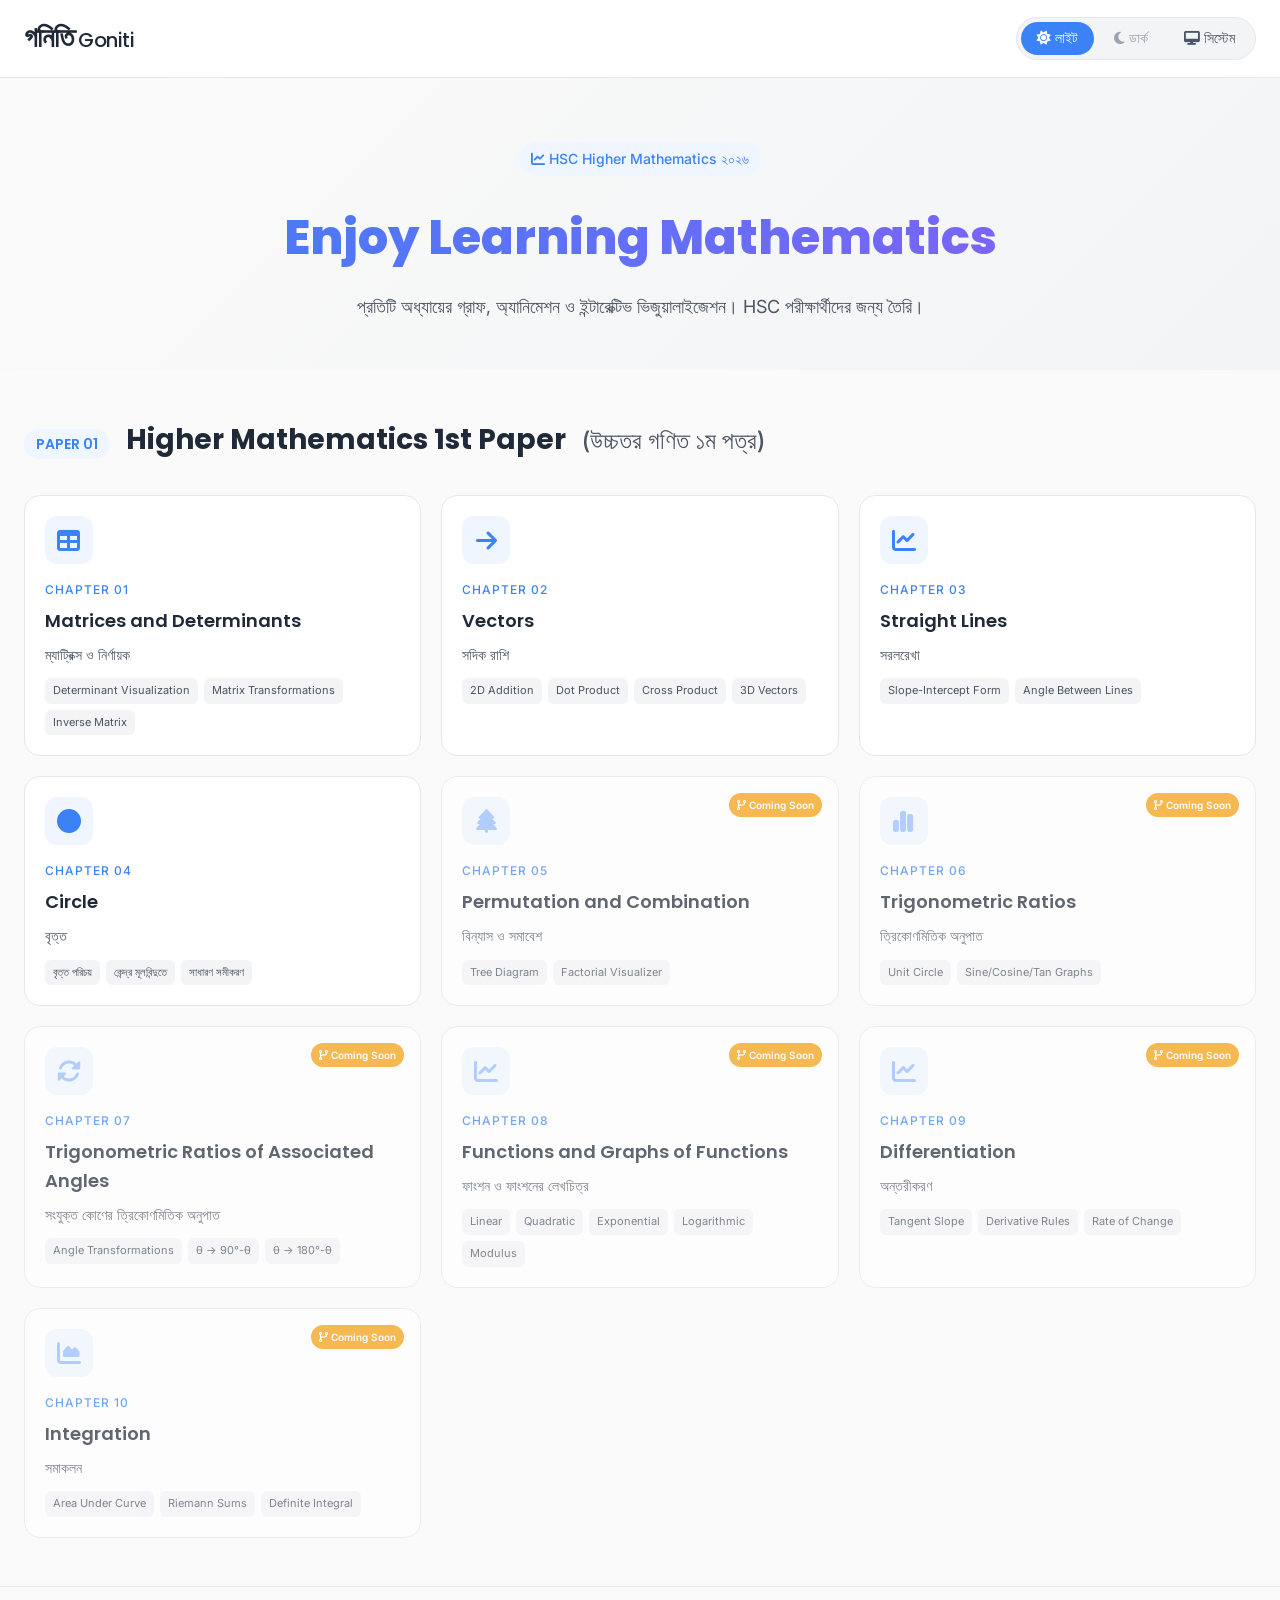
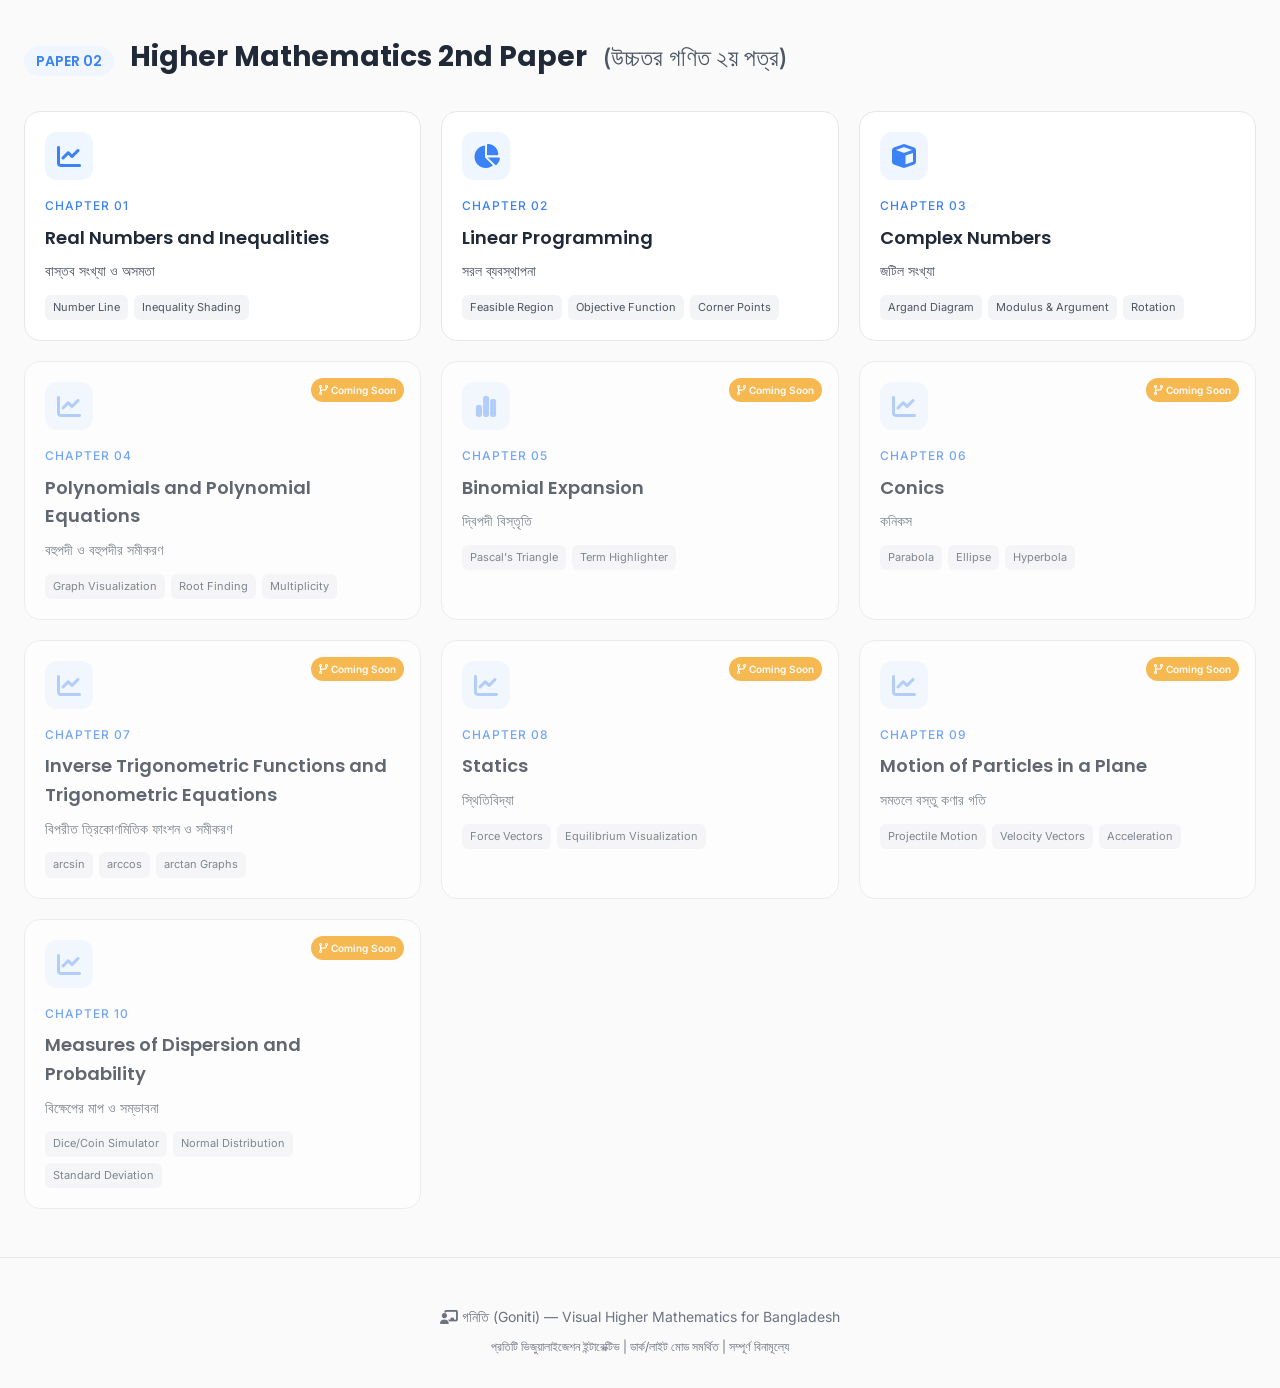
<file: index.html>
<!DOCTYPE html>
<html lang="bn">
<head>
    <meta charset="UTF-8">
    <meta name="viewport" content="width=device-width, initial-scale=1.0, viewport-fit=cover">
    <title>গনিতি | Goniti — Visual Higher Mathematics for HSC Bangladesh</title>
    <meta name="description" content="Interactive visualizations for HSC Higher Mathematics (1st & 2nd Paper). Learn matrices, vectors, calculus, conics and more through animated graphs.">
    <meta name="theme-color" content="#3B82F6">
    
    <!-- Preconnect for faster font loading -->
    <link rel="preconnect" href="https://fonts.googleapis.com">
    <link rel="preconnect" href="https://fonts.gstatic.com" crossorigin>
    
    <!-- Google Fonts: Poppins (headings) + Inter (body) - both pass Il1 test -->
    <link href="https://fonts.googleapis.com/css2?family=Inter:opsz,wght@14..32,300;14..32,400;14..32,500;14..32,600;14..32,700&family=Poppins:wght@400;500;600;700;800&display=swap" rel="stylesheet">
    
    <!-- Font Awesome 6 (free icons) -->
    <link rel="stylesheet" href="https://cdnjs.cloudflare.com/ajax/libs/font-awesome/6.4.0/css/all.min.css">
    
    <style>
        /* ---------- CSS Variables (Light Mode Default) ---------- */
        :root {
            /* Light mode colors (research-backed: light mode improves reading speed & accuracy) */
            --bg-primary: #FAFAFA;
            --bg-secondary: #FFFFFF;
            --bg-card: #FFFFFF;
            --bg-surface: #F3F4F6;
            --text-primary: #1F2937;
            --text-secondary: #4B5563;
            --text-muted: #6B7280;
            --border-light: #E5E7EB;
            --border-medium: #D1D5DB;
            --accent-blue: #3B82F6;
            --accent-blue-hover: #2563EB;
            --accent-blue-light: #EFF6FF;
            --accent-purple: #8B5CF6;
            --accent-green: #10B981;
            --accent-orange: #F59E0B;
            --shadow-sm: 0 1px 2px 0 rgba(0, 0, 0, 0.05);
            --shadow-md: 0 4px 6px -1px rgba(0, 0, 0, 0.1), 0 2px 4px -1px rgba(0, 0, 0, 0.06);
            --shadow-lg: 0 10px 15px -3px rgba(0, 0, 0, 0.1), 0 4px 6px -2px rgba(0, 0, 0, 0.05);
            --transition: all 0.2s ease;
        }
        
        /* Dark mode colors (research: dark mode reduces eye fatigue in low-light conditions) */
        [data-theme="dark"] {
            --bg-primary: #121212;
            --bg-secondary: #1E1E1E;
            --bg-card: #1E1E1E;
            --bg-surface: #2D2D2D;
            --text-primary: #E5E7EB;
            --text-secondary: #9CA3AF;
            --text-muted: #6B7280;
            --border-light: #2D2D2D;
            --border-medium: #404040;
            --accent-blue: #60A5FA;
            --accent-blue-hover: #3B82F6;
            --accent-blue-light: #1E3A5F;
            --shadow-sm: 0 1px 2px 0 rgba(0, 0, 0, 0.3);
            --shadow-md: 0 4px 6px -1px rgba(0, 0, 0, 0.4);
            --shadow-lg: 0 10px 15px -3px rgba(0, 0, 0, 0.4);
        }
        
        /* System preference detection (respects user's OS setting) */
        @media (prefers-color-scheme: dark) {
            :root:not([data-theme="light"]) {
                --bg-primary: #121212;
                --bg-secondary: #1E1E1E;
                --bg-card: #1E1E1E;
                --bg-surface: #2D2D2D;
                --text-primary: #E5E7EB;
                --text-secondary: #9CA3AF;
                --text-muted: #6B7280;
                --border-light: #2D2D2D;
                --border-medium: #404040;
                --accent-blue: #60A5FA;
                --accent-blue-hover: #3B82F6;
                --accent-blue-light: #1E3A5F;
            }
        }
        
        * {
            margin: 0;
            padding: 0;
            box-sizing: border-box;
        }
        
        body {
            font-family: 'Inter', system-ui, -apple-system, sans-serif;
            background-color: var(--bg-primary);
            color: var(--text-primary);
            line-height: 1.6;  /* Research: line height minimum 1.5x font size */
            font-size: 16px;   /* Research: minimum 16px for web content */
            transition: var(--transition);
        }
        
        /* Typography - Poppins for headings (clean, modern) */
        h1, h2, h3, h4, .logo, .chapter-title, .nav-link {
            font-family: 'Poppins', 'Inter', system-ui, sans-serif;
        }
        
        /* Container */
        .container {
            max-width: 1280px;
            margin: 0 auto;
            padding: 0 24px;
        }
        
        /* Navigation Bar */
        .navbar {
            position: sticky;
            top: 0;
            background-color: var(--bg-secondary);
            border-bottom: 1px solid var(--border-light);
            backdrop-filter: blur(10px);
            z-index: 100;
            padding: 16px 0;
        }
        
        .navbar .container {
            display: flex;
            justify-content: space-between;
            align-items: center;
            flex-wrap: wrap;
            gap: 16px;
        }
        
        .logo {
            display: flex;
            align-items: baseline;
            gap: 4px;
            font-size: 28px;
            font-weight: 700;
            text-decoration: none;
            color: var(--text-primary);
        }
        
        .logo-bn {
            font-size: 28px;
        }
        
        .logo-en {
            font-size: 20px;
            font-weight: 500;
            letter-spacing: -0.5px;
        }
        
        .nav-controls {
            display: flex;
            align-items: center;
            gap: 16px;
        }
        
        /* Theme Toggle */
        .theme-toggle {
            background-color: var(--bg-surface);
            border: 1px solid var(--border-light);
            border-radius: 40px;
            padding: 4px;
            display: flex;
            gap: 4px;
        }
        
        .theme-btn {
            background: none;
            border: none;
            padding: 8px 16px;
            border-radius: 32px;
            cursor: pointer;
            font-size: 14px;
            font-weight: 500;
            color: var(--text-secondary);
            transition: var(--transition);
        }
        
        .theme-btn.active {
            background-color: var(--accent-blue);
            color: white;
        }
        
        .theme-btn:hover:not(.active) {
            background-color: var(--border-light);
            color: var(--text-primary);
        }
        
        /* Hero Section */
        .hero {
            padding: 64px 0 48px 0;
            text-align: center;
            background: linear-gradient(135deg, var(--bg-primary) 0%, var(--bg-surface) 100%);
        }
        
        .hero h1 {
            font-size: 48px;
            font-weight: 800;
            margin-bottom: 16px;
            background: linear-gradient(135deg, var(--accent-blue), var(--accent-purple));
            -webkit-background-clip: text;
            background-clip: text;
            color: transparent;
        }
        
        .hero p {
            font-size: 18px;
            color: var(--text-secondary);
            max-width: 600px;
            margin: 0 auto;
        }
        
        .hero-badge {
            display: inline-block;
            background-color: var(--accent-blue-light);
            color: var(--accent-blue);
            padding: 6px 12px;
            border-radius: 20px;
            font-size: 14px;
            font-weight: 500;
            margin-bottom: 24px;
        }
        
        /* Paper Sections */
        .paper-section {
            padding: 48px 0;
            border-bottom: 1px solid var(--border-light);
        }
        
        .paper-section:last-child {
            border-bottom: none;
        }
        
        .paper-header {
            display: flex;
            align-items: baseline;
            gap: 16px;
            margin-bottom: 32px;
            flex-wrap: wrap;
        }
        
        .paper-number {
            font-family: 'Poppins', sans-serif;
            font-size: 14px;
            font-weight: 600;
            color: var(--accent-blue);
            background-color: var(--accent-blue-light);
            padding: 4px 12px;
            border-radius: 20px;
        }
        
        .paper-title {
            font-size: 28px;
            font-weight: 700;
            color: var(--text-primary);
        }
        
        .paper-title-bn {
            font-size: 24px;
            font-weight: 500;
            color: var(--text-secondary);
        }
        
        /* Chapter Grid */
        .chapter-grid {
            display: grid;
            grid-template-columns: repeat(auto-fill, minmax(320px, 1fr));
            gap: 20px;
        }
        
        /* Chapter Card - interactive and accessible */
        .chapter-card {
            background-color: var(--bg-card);
            border: 1px solid var(--border-light);
            border-radius: 16px;
            padding: 20px;
            transition: var(--transition);
            text-decoration: none;
            display: block;
            cursor: pointer;
        }
        
        .chapter-card:hover {
            transform: translateY(-4px);
            box-shadow: var(--shadow-lg);
            border-color: var(--accent-blue);
        }
        
        /* Chapter card icons - visual indicators beyond color (accessibility) */
        .card-icon {
            width: 48px;
            height: 48px;
            background-color: var(--accent-blue-light);
            border-radius: 12px;
            display: flex;
            align-items: center;
            justify-content: center;
            margin-bottom: 16px;
        }
        
        .card-icon i {
            font-size: 24px;
            color: var(--accent-blue);
        }
        
        .chapter-number {
            font-size: 12px;
            font-weight: 500;
            color: var(--accent-blue);
            text-transform: uppercase;
            letter-spacing: 1px;
            margin-bottom: 8px;
        }
        
        .chapter-title {
            font-size: 18px;
            font-weight: 600;
            margin-bottom: 8px;
            color: var(--text-primary);
        }
        
        .chapter-title-bn {
            font-size: 14px;
            color: var(--text-secondary);
            margin-bottom: 12px;
        }
        
        .topic-list {
            display: flex;
            flex-wrap: wrap;
            gap: 6px;
            margin-top: 12px;
        }
        
        .topic-tag {
            font-size: 11px;
            padding: 4px 8px;
            background-color: var(--bg-surface);
            border-radius: 6px;
            color: var(--text-secondary);
        }
        
        /* Footer */
        .footer {
            padding: 48px 0 32px 0;
            border-top: 1px solid var(--border-light);
            text-align: center;
            color: var(--text-muted);
            font-size: 14px;
        }
        
        /* Under Construction Badge */
        .coming-soon {
            opacity: 0.7;
            position: relative;
        }
        
        .coming-soon .card-icon i {
            opacity: 0.5;
        }
        
        .badge-coming {
            position: absolute;
            top: 16px;
            right: 16px;
            background-color: var(--accent-orange);
            color: white;
            font-size: 10px;
            font-weight: 600;
            padding: 4px 8px;
            border-radius: 12px;
        }
        
        /* Responsive */
        @media (max-width: 768px) {
            .container {
                padding: 0 16px;
            }
            
            .hero h1 {
                font-size: 36px;
            }
            
            .hero p {
                font-size: 16px;
            }
            
            .paper-title {
                font-size: 22px;
            }
            
            .chapter-grid {
                grid-template-columns: 1fr;
            }
            
            .navbar .container {
                flex-direction: column;
                text-align: center;
            }
        }
        
        /* Loading state for future dynamic content */
        .loading {
            text-align: center;
            padding: 40px;
            color: var(--text-secondary);
        }
        
        /* Focus styles for keyboard navigation (accessibility) */
        .chapter-card:focus-visible,
        .theme-btn:focus-visible {
            outline: 2px solid var(--accent-blue);
            outline-offset: 2px;
            border-radius: 8px;
        }
    </style>
</head>
<body>

<nav class="navbar">
    <div class="container">
        <a href="#" class="logo">
            <span class="logo-bn">গনিতি</span>
            <span class="logo-en">Goniti</span>
        </a>
        <div class="nav-controls">
            <div class="theme-toggle" role="group" aria-label="Theme selector">
                <button class="theme-btn active" data-theme="light" aria-label="Light mode">
                    <i class="fas fa-sun"></i> <span class="hide-mobile">লাইট</span>
                </button>
                <button class="theme-btn" data-theme="dark" aria-label="Dark mode">
                    <i class="fas fa-moon"></i> <span class="hide-mobile">ডার্ক</span>
                </button>
                <button class="theme-btn" data-theme="system" aria-label="System preference">
                    <i class="fas fa-desktop"></i> <span class="hide-mobile">সিস্টেম</span>
                </button>
            </div>
        </div>
    </div>
</nav>

<main>
    <section class="hero">
        <div class="container">
            <span class="hero-badge">
                <i class="fas fa-chart-line"></i> HSC Higher Mathematics ২০২৬
            </span>
            <h1>Enjoy Learning Mathematics</h1>
            <p>প্রতিটি অধ্যায়ের গ্রাফ, অ্যানিমেশন ও ইন্টারেক্টিভ ভিজুয়ালাইজেশন। HSC পরীক্ষার্থীদের জন্য তৈরি।</p>
        </div>
    </section>

    <!-- First Paper (1st Paper) -->
    <section class="paper-section">
        <div class="container">
            <div class="paper-header">
                <span class="paper-number">PAPER 01</span>
                <h2 class="paper-title">Higher Mathematics 1st Paper</h2>
                <span class="paper-title-bn">(উচ্চতর গণিত ১ম পত্র)</span>
            </div>
            <div class="chapter-grid" id="first-paper-grid">
                <!-- Will be populated by JavaScript -->
                <div class="loading"><i class="fas fa-spinner fa-pulse"></i> Loading chapters...</div>
            </div>
        </div>
    </section>

    <!-- Second Paper (2nd Paper) -->
    <section class="paper-section">
        <div class="container">
            <div class="paper-header">
                <span class="paper-number">PAPER 02</span>
                <h2 class="paper-title">Higher Mathematics 2nd Paper</h2>
                <span class="paper-title-bn">(উচ্চতর গণিত ২য় পত্র)</span>
            </div>
            <div class="chapter-grid" id="second-paper-grid">
                <div class="loading"><i class="fas fa-spinner fa-pulse"></i> Loading chapters...</div>
            </div>
        </div>
    </section>
</main>

<footer class="footer">
    <div class="container">
        <p><i class="fas fa-chalkboard-user"></i> গনিতি (Goniti) — Visual Higher Mathematics for Bangladesh</p>
        <p style="margin-top: 8px; font-size: 12px;">
            প্রতিটি ভিজুয়ালাইজেশন ইন্টারেক্টিভ | ডার্ক/লাইট মোড সমর্থিত | সম্পূর্ণ বিনামূল্যে
        </p>
    </div>
</footer>

<script>
    // Syllabus Data (Based on official NCTB HSC curriculum)
    const syllabus = {
        firstPaper: [
            { id: 1, name: "Matrices and Determinants", nameBn: "ম্যাট্রিক্স ও নির্ণায়ক", topics: ["Determinant Visualization", "Matrix Transformations", "Inverse Matrix"], icon: "fa-table", path: "pages/1st-paper/01-matrices/01-intro.html", available: true },
            { id: 2, name: "Vectors", nameBn: "সদিক রাশি", topics: ["2D Addition", "Dot Product", "Cross Product", "3D Vectors"], icon: "fa-arrow-right", path: "pages/1st-paper/02-vectors/addition.html", available: true },
            { id: 3, name: "Straight Lines", nameBn: "সরলরেখা", topics: ["Slope-Intercept Form", "Angle Between Lines"], icon: "fa-chart-line", path: "pages/1st-paper/03-straight-lines/slope-intercept.html", available: true },
            { id: 4, name: "Circle", nameBn: "বৃত্ত", topics: ["বৃত্ত পরিচয়", "কেন্দ্র মূলবিন্দুতে", "সাধারণ সমীকরণ"], icon: "fa-circle", path: "pages/1st-paper/04-circle/01-intro.html", available: true },
            { id: 5, name: "Permutation and Combination", nameBn: "বিন্যাস ও সমাবেশ", topics: ["Tree Diagram", "Factorial Visualizer"], icon: "fa-tree", path: "pages/1st-paper/05-permutation-combination/tree-diagram.html", available: false },
            { id: 6, name: "Trigonometric Ratios", nameBn: "ত্রিকোণমিতিক অনুপাত", topics: ["Unit Circle", "Sine/Cosine/Tan Graphs"], icon: "fa-chart-simple", path: "pages/1st-paper/06-trigonometric-ratios/unit-circle.html", available: false },
            { id: 7, name: "Trigonometric Ratios of Associated Angles", nameBn: "সংযুক্ত কোণের ত্রিকোণমিতিক অনুপাত", topics: ["Angle Transformations", "θ → 90°-θ", "θ → 180°-θ"], icon: "fa-sync-alt", path: "pages/1st-paper/07-associated-angles/angle-transformations.html", available: false },
            { id: 8, name: "Functions and Graphs of Functions", nameBn: "ফাংশন ও ফাংশনের লেখচিত্র", topics: ["Linear", "Quadratic", "Exponential", "Logarithmic", "Modulus"], icon: "fa-chart-line", path: "pages/1st-paper/08-functions/quadratic.html", available: false },
            { id: 9, name: "Differentiation", nameBn: "অন্তরীকরণ", topics: ["Tangent Slope", "Derivative Rules", "Rate of Change"], icon: "fa-chart-line", path: "pages/1st-paper/09-differentiation/tangent-slope.html", available: false },
            { id: 10, name: "Integration", nameBn: "সমাকলন", topics: ["Area Under Curve", "Riemann Sums", "Definite Integral"], icon: "fa-chart-area", path: "pages/1st-paper/10-integration/area-under-curve.html", available: false }
        ],
        secondPaper: [
            { id: 1, name: "Real Numbers and Inequalities", nameBn: "বাস্তব সংখ্যা ও অসমতা", topics: ["Number Line", "Inequality Shading"], icon: "fa-chart-line", path: "pages/2nd-paper/01-inequalities/number-line.html", available: true },
            { id: 2, name: "Linear Programming", nameBn: "সরল ব্যবস্থাপনা", topics: ["Feasible Region", "Objective Function", "Corner Points"], icon: "fa-chart-pie", path: "pages/2nd-paper/02-linear-programming/feasible-region.html", available: true },
            { id: 3, name: "Complex Numbers", nameBn: "জটিল সংখ্যা", topics: ["Argand Diagram", "Modulus & Argument", "Rotation"], icon: "fa-cube", path: "pages/2nd-paper/03-complex-numbers/argand-diagram.html", available: true },
            { id: 4, name: "Polynomials and Polynomial Equations", nameBn: "বহুপদী ও বহুপদীর সমীকরণ", topics: ["Graph Visualization", "Root Finding", "Multiplicity"], icon: "fa-chart-line", path: "pages/2nd-paper/04-polynomials/graph.html", available: false },
            { id: 5, name: "Binomial Expansion", nameBn: "দ্বিপদী বিস্তৃতি", topics: ["Pascal's Triangle", "Term Highlighter"], icon: "fa-chart-simple", path: "pages/2nd-paper/05-binomial-expansion/pascal-triangle.html", available: false },
            { id: 6, name: "Conics", nameBn: "কনিকস", topics: ["Parabola", "Ellipse", "Hyperbola"], icon: "fa-chart-line", path: "pages/2nd-paper/06-conics/parabola.html", available: false },
            { id: 7, name: "Inverse Trigonometric Functions and Trigonometric Equations", nameBn: "বিপরীত ত্রিকোণমিতিক ফাংশন ও সমীকরণ", topics: ["arcsin", "arccos", "arctan Graphs"], icon: "fa-chart-line", path: "pages/2nd-paper/07-inverse-trig/arcsin.html", available: false },
            { id: 8, name: "Statics", nameBn: "স্থিতিবিদ্যা", topics: ["Force Vectors", "Equilibrium Visualization"], icon: "fa-chart-line", path: "pages/2nd-paper/08-statics/force-vectors.html", available: false },
            { id: 9, name: "Motion of Particles in a Plane", nameBn: "সমতলে বস্তু কণার গতি", topics: ["Projectile Motion", "Velocity Vectors", "Acceleration"], icon: "fa-chart-line", path: "pages/2nd-paper/09-motion/projectile.html", available: false },
            { id: 10, name: "Measures of Dispersion and Probability", nameBn: "বিক্ষেপের মাপ ও সম্ভাবনা", topics: ["Dice/Coin Simulator", "Normal Distribution", "Standard Deviation"], icon: "fa-chart-line", path: "pages/2nd-paper/10-probability/dice-sim.html", available: false }
        ]
    };

    // Helper function to generate chapter card HTML
    function generateChapterCard(chapter, basePath) {
        // For now, all topics are "Coming Soon" until pages are built
        const isAvailable = chapter.available;
        const cardClass = isAvailable ? "chapter-card" : "chapter-card coming-soon";
        const badgeHtml = !isAvailable ? '<span class="badge-coming"><i class="fas fa-code-branch"></i> Coming Soon</span>' : '';
        
        // Generate topic tags HTML
        const topicsHtml = chapter.topics.map(topic => 
            `<span class="topic-tag">${topic}</span>`
        ).join('');
        
        // Determine icon color class
        const iconColor = isAvailable ? "accent-blue" : "text-muted";
        
        return `
            <a href="${isAvailable ? chapter.path : '#'}" class="${cardClass}" style="${!isAvailable ? 'cursor: default;' : ''}" ${!isAvailable ? 'onclick="return false;"' : ''}>
                ${badgeHtml}
                <div class="card-icon">
                    <i class="fas ${chapter.icon}"></i>
                </div>
                <div class="chapter-number">Chapter ${String(chapter.id).padStart(2, '0')}</div>
                <h3 class="chapter-title">${chapter.name}</h3>
                <div class="chapter-title-bn">${chapter.nameBn}</div>
                <div class="topic-list">
                    ${topicsHtml}
                </div>
            </a>
        `;
    }

    // Function to render grids
    function renderChapters() {
        const firstPaperGrid = document.getElementById('first-paper-grid');
        const secondPaperGrid = document.getElementById('second-paper-grid');
        
        if (firstPaperGrid) {
            const firstPaperHtml = syllabus.firstPaper.map(chapter => 
                generateChapterCard(chapter, '1st-paper')
            ).join('');
            firstPaperGrid.innerHTML = firstPaperHtml;
        }
        
        if (secondPaperGrid) {
            const secondPaperHtml = syllabus.secondPaper.map(chapter => 
                generateChapterCard(chapter, '2nd-paper')
            ).join('');
            secondPaperGrid.innerHTML = secondPaperHtml;
        }
    }

    // Theme Management (Research-based: users should be able to switch modes)
    function initTheme() {
        const savedTheme = localStorage.getItem('goniti-theme') || 'light';
        setTheme(savedTheme);
        
        // Update active button state
        document.querySelectorAll('.theme-btn').forEach(btn => {
            const themeValue = btn.getAttribute('data-theme');
            if (themeValue === savedTheme) {
                btn.classList.add('active');
            } else {
                btn.classList.remove('active');
            }
        });
    }
    
    function setTheme(theme) {
        if (theme === 'system') {
            // Remove data-theme attribute to let CSS media query take over
            document.documentElement.removeAttribute('data-theme');
            localStorage.setItem('goniti-theme', 'system');
        } else {
            document.documentElement.setAttribute('data-theme', theme);
            localStorage.setItem('goniti-theme', theme);
        }
    }
    
    // Theme toggle event listeners
    document.querySelectorAll('.theme-btn').forEach(btn => {
        btn.addEventListener('click', () => {
            const theme = btn.getAttribute('data-theme');
            setTheme(theme);
            
            // Update active state
            document.querySelectorAll('.theme-btn').forEach(b => b.classList.remove('active'));
            btn.classList.add('active');
        });
    });
    
    // Initialize everything when DOM is ready
    document.addEventListener('DOMContentLoaded', () => {
        renderChapters();
        initTheme();
    });
    
    // Optional: Add keyboard shortcuts for theme switching (accessibility bonus)
    document.addEventListener('keydown', (e) => {
        // Alt + L for Light mode, Alt + D for Dark mode, Alt + S for System
        if (e.altKey) {
            if (e.key === 'l' || e.key === 'L') {
                setTheme('light');
                document.querySelectorAll('.theme-btn').forEach(btn => {
                    btn.classList.toggle('active', btn.getAttribute('data-theme') === 'light');
                });
                e.preventDefault();
            } else if (e.key === 'd' || e.key === 'D') {
                setTheme('dark');
                document.querySelectorAll('.theme-btn').forEach(btn => {
                    btn.classList.toggle('active', btn.getAttribute('data-theme') === 'dark');
                });
                e.preventDefault();
            } else if (e.key === 's' || e.key === 'S') {
                setTheme('system');
                document.querySelectorAll('.theme-btn').forEach(btn => {
                    btn.classList.toggle('active', btn.getAttribute('data-theme') === 'system');
                });
                e.preventDefault();
            }
        }
    });
    
    // Initialize the page
    renderChapters();
    initTheme();
</script>
</body>
</html>
</file>
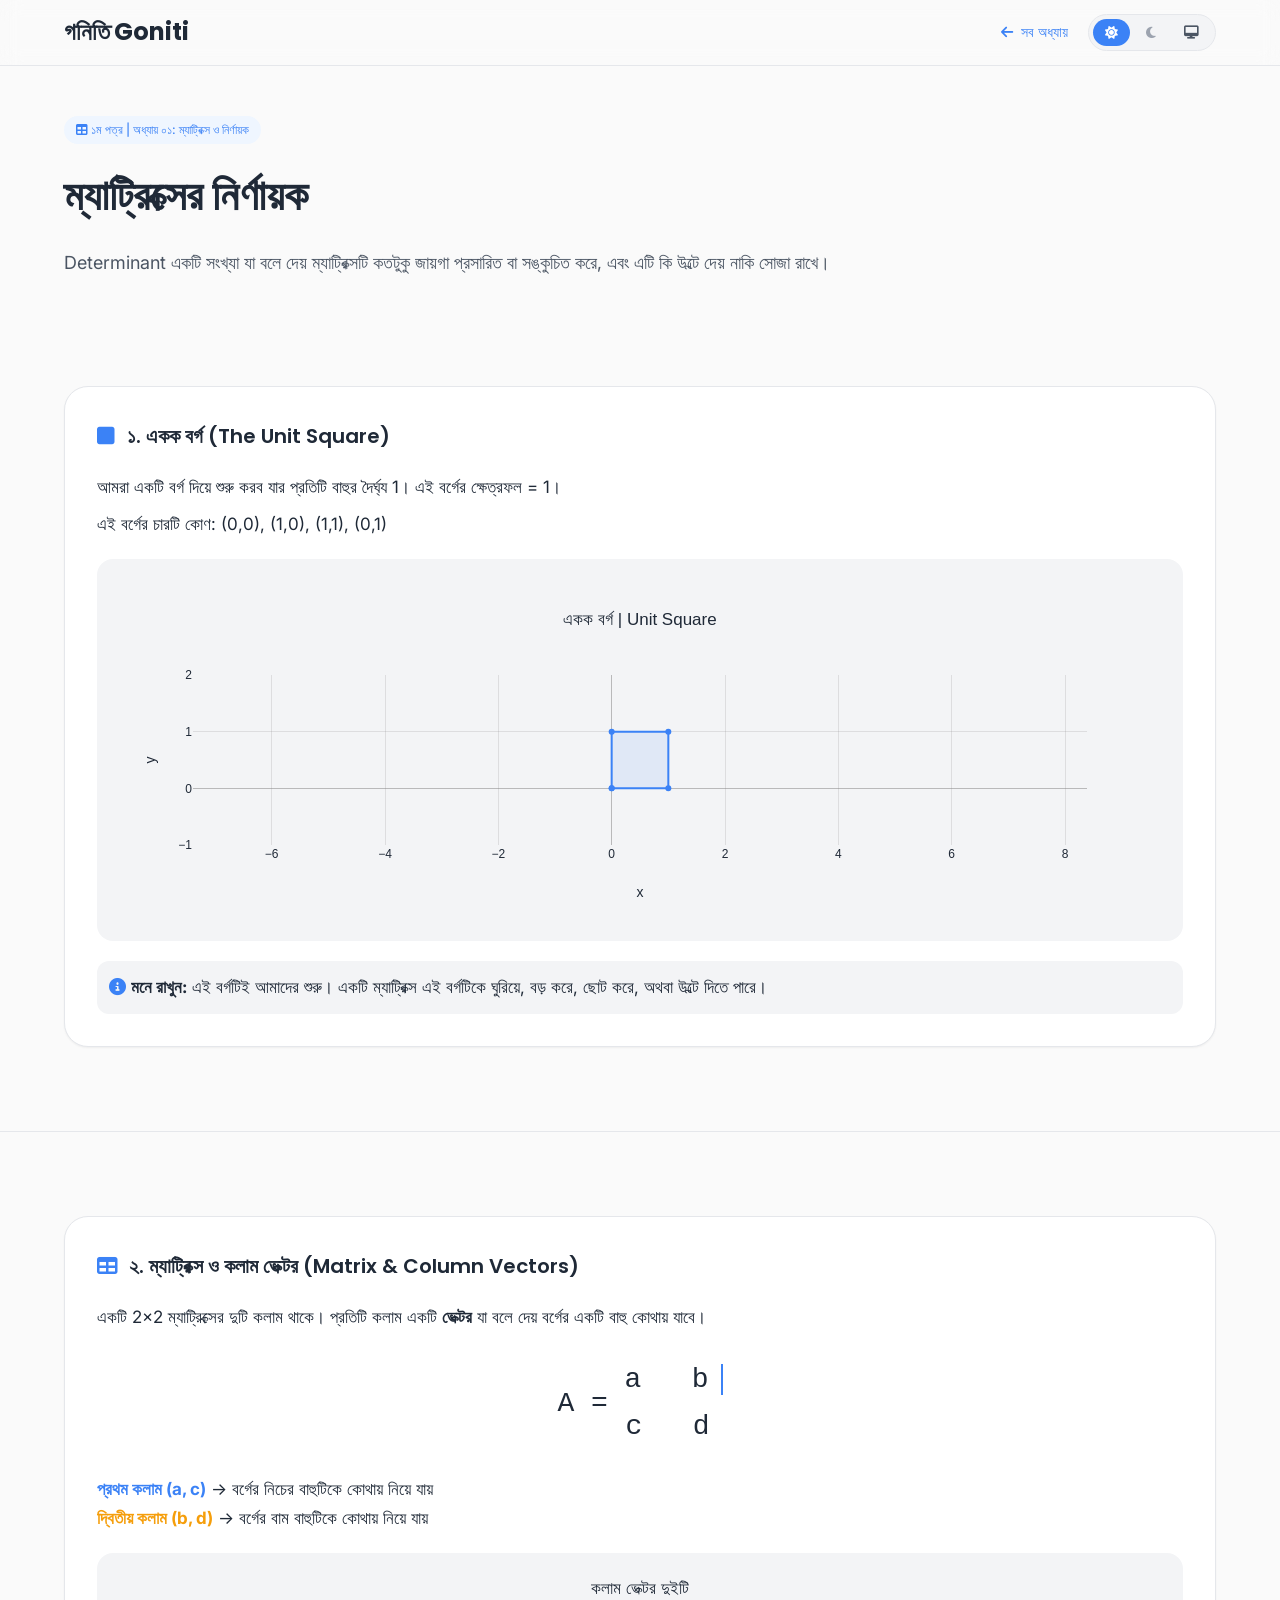
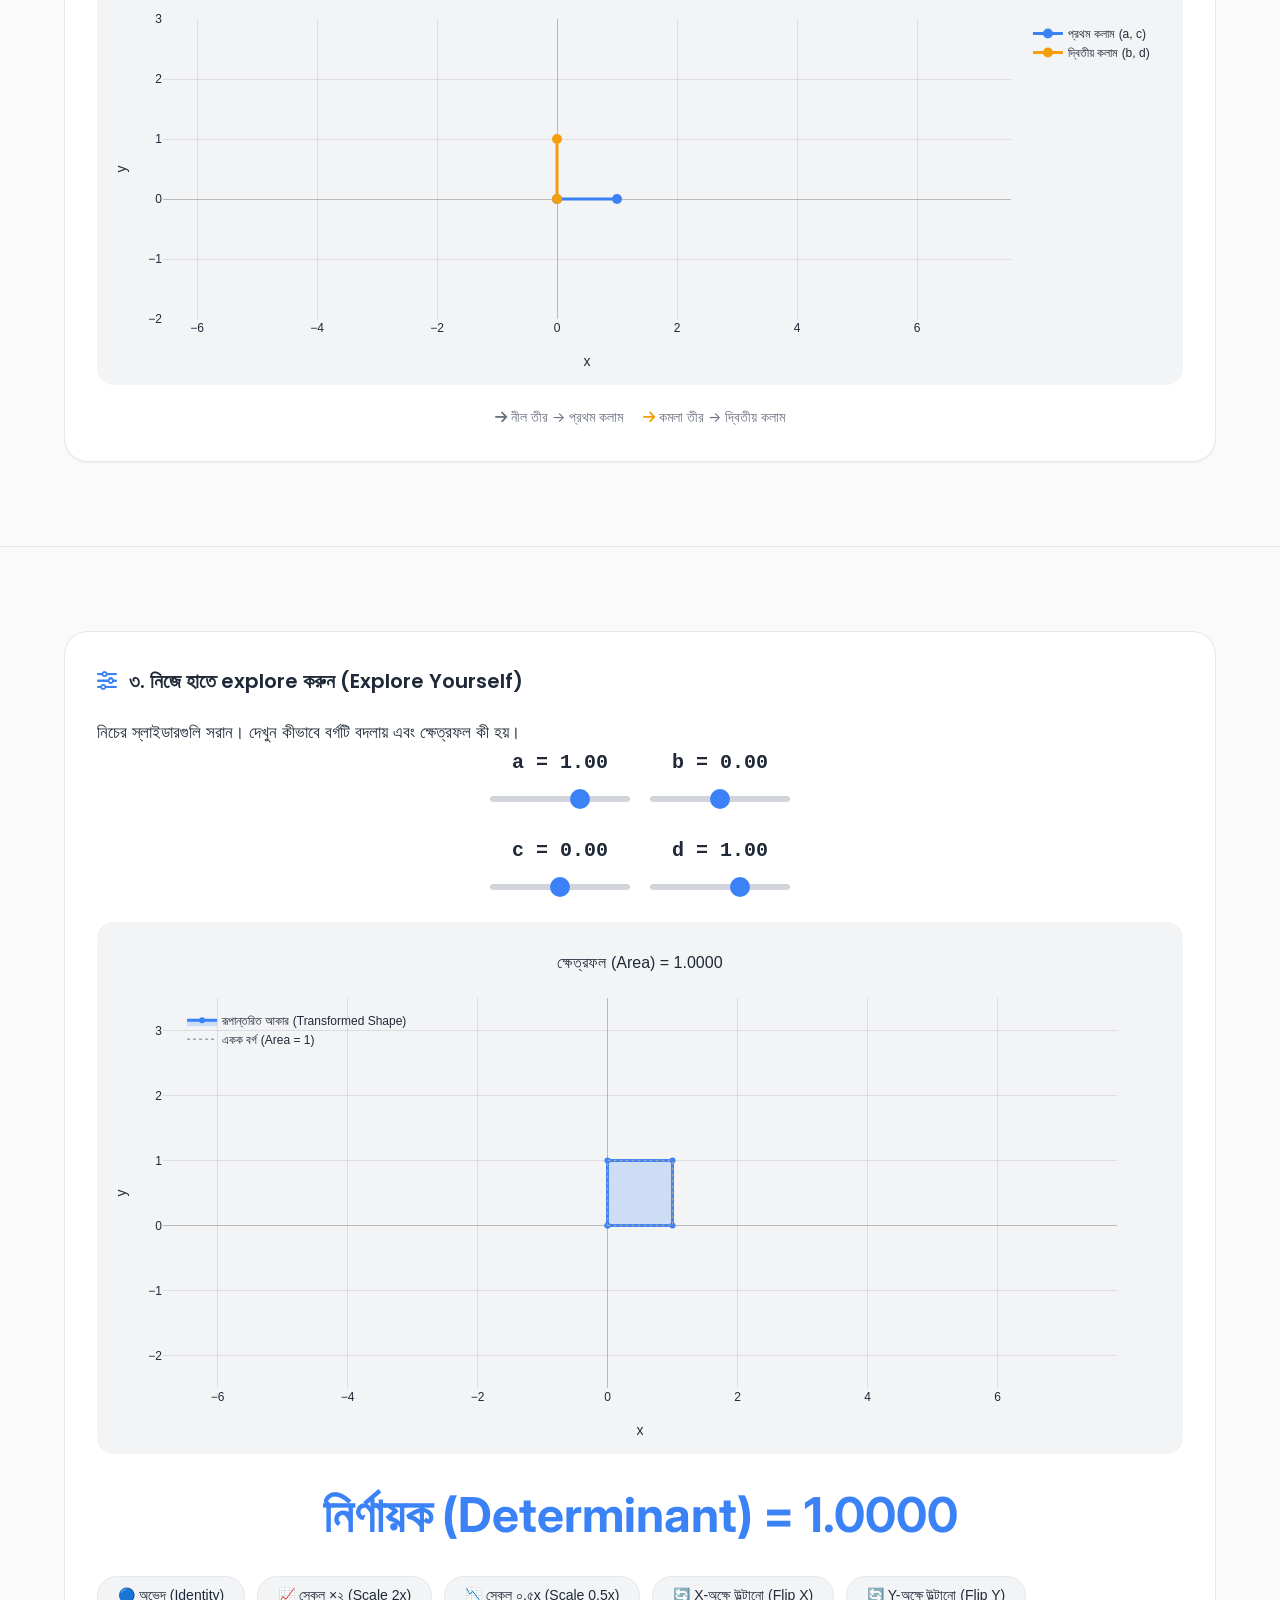
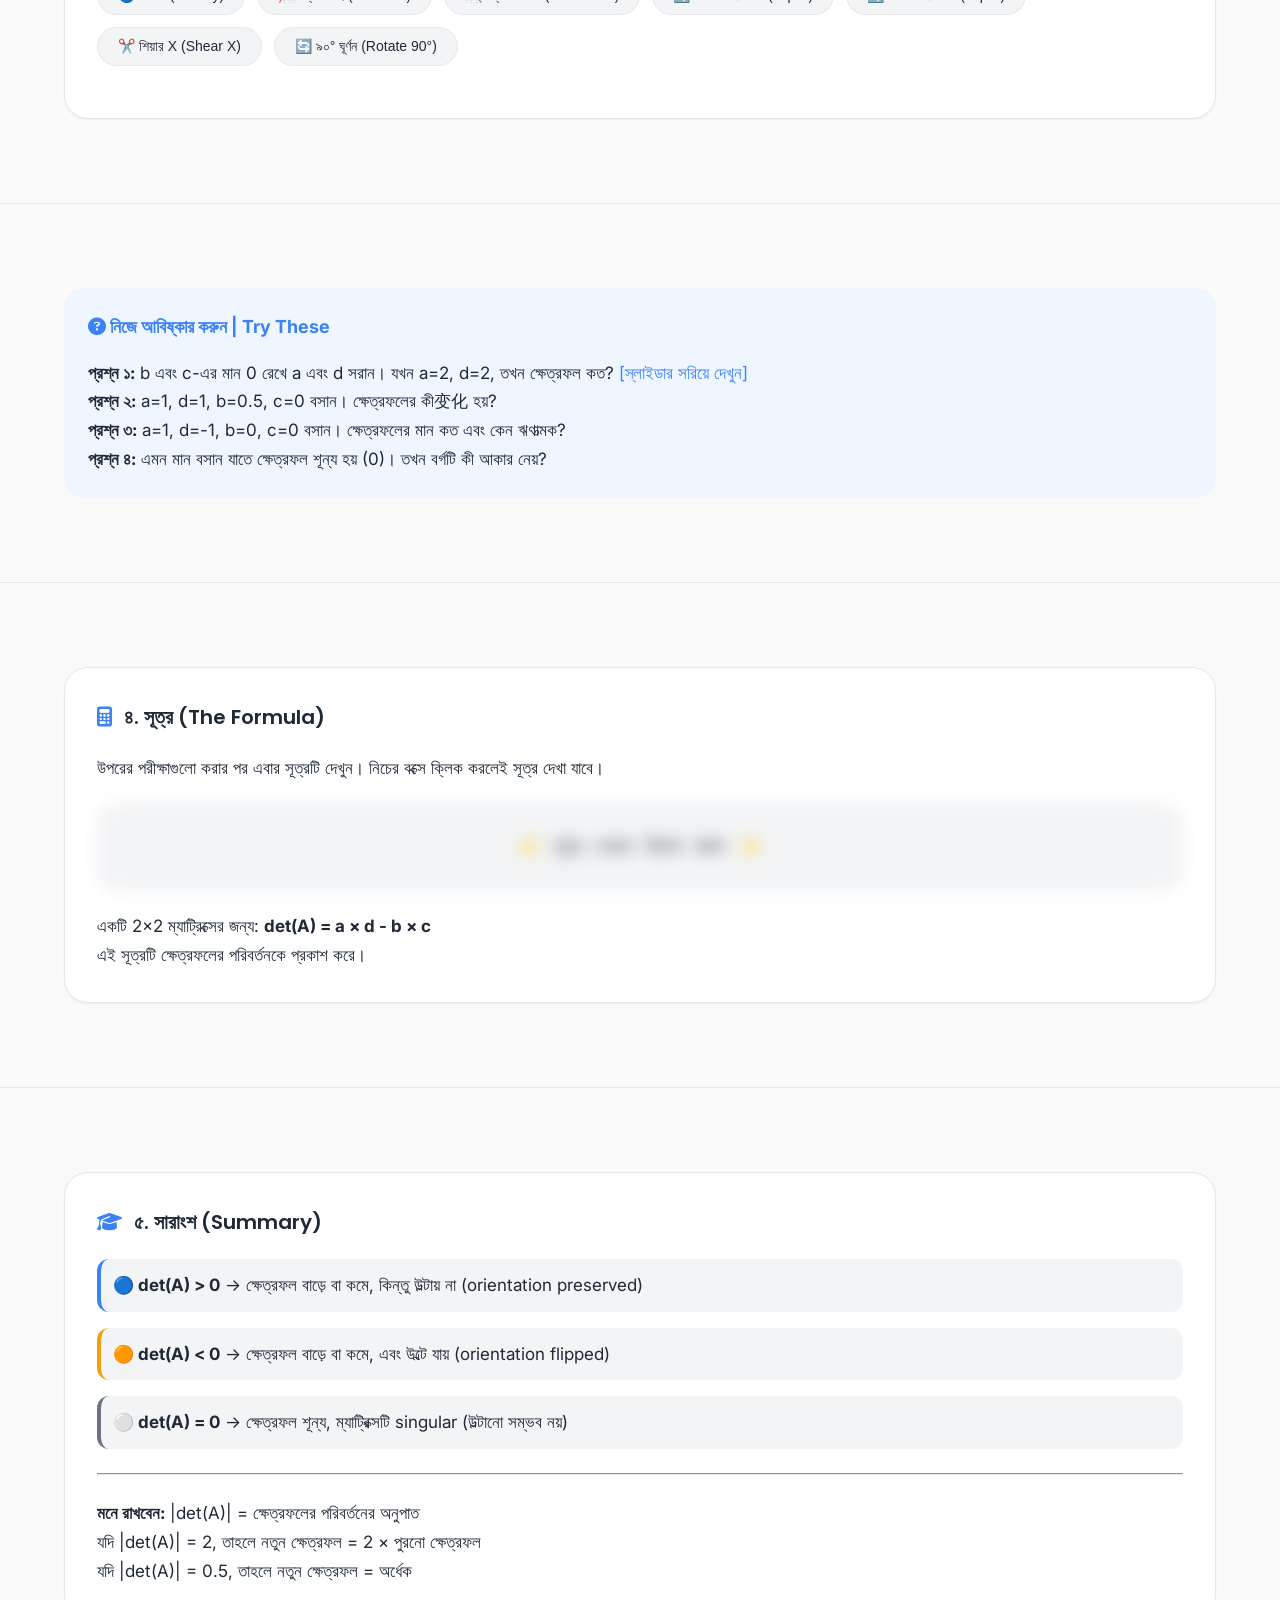
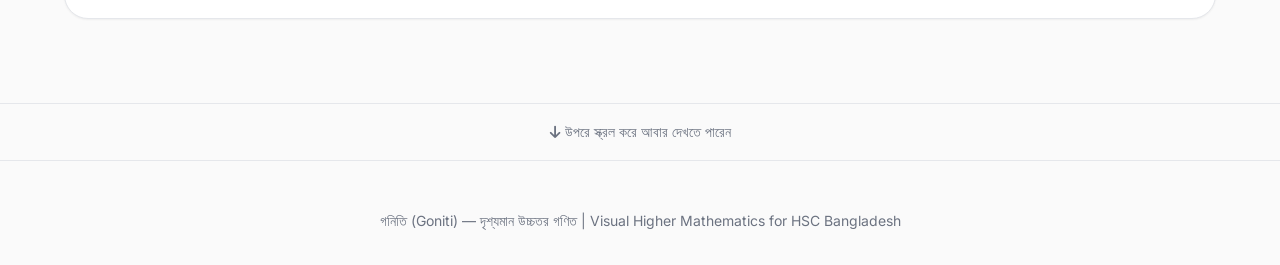
<file: pages/1st-paper/01-matrices/determinant.html>
<!DOCTYPE html>
<html lang="bn">
<head>
    <meta charset="UTF-8">
    <meta name="viewport" content="width=device-width, initial-scale=1.0">
    <title>নির্ণায়ক | Determinant | Goniti</title>
    
    <link href="https://fonts.googleapis.com/css2?family=Inter:opsz,wght@14..32,300;14..32,400;14..32,500;14..32,600;14..32,700&family=Poppins:wght@400;500;600;700&display=swap" rel="stylesheet">
    <link rel="stylesheet" href="https://cdnjs.cloudflare.com/ajax/libs/font-awesome/6.4.0/css/all.min.css">
    <script src="https://cdn.plot.ly/plotly-2.27.1.min.js"></script>
    
    <style>
        * {
            margin: 0;
            padding: 0;
            box-sizing: border-box;
        }
        
        :root {
            --bg-primary: #FAFAFA;
            --bg-secondary: #FFFFFF;
            --bg-card: #FFFFFF;
            --bg-surface: #F3F4F6;
            --text-primary: #1F2937;
            --text-secondary: #4B5563;
            --text-muted: #6B7280;
            --border-light: #E5E7EB;
            --border-medium: #D1D5DB;
            --accent-blue: #3B82F6;
            --accent-blue-hover: #2563EB;
            --accent-blue-light: #EFF6FF;
            --accent-green: #10B981;
            --accent-orange: #F59E0B;
            --accent-red: #EF4444;
            --shadow-sm: 0 1px 2px 0 rgba(0, 0, 0, 0.05);
            --shadow-md: 0 4px 6px -1px rgba(0, 0, 0, 0.1);
            --transition: all 0.3s ease;
        }
        
        [data-theme="dark"] {
            --bg-primary: #121212;
            --bg-secondary: #1E1E1E;
            --bg-card: #1E1E1E;
            --bg-surface: #2D2D2D;
            --text-primary: #E5E7EB;
            --text-secondary: #9CA3AF;
            --text-muted: #6B7280;
            --border-light: #2D2D2D;
            --border-medium: #404040;
            --accent-blue: #60A5FA;
            --accent-blue-hover: #3B82F6;
            --accent-blue-light: #1E3A5F;
        }
        
        body {
            font-family: 'Inter', sans-serif;
            background-color: var(--bg-primary);
            color: var(--text-primary);
            line-height: 1.7;
            font-size: 17px;
            transition: var(--transition);
        }
        
        .container {
            max-width: 1200px;
            margin: 0 auto;
            padding: 0 24px;
        }
        
        /* Navigation */
        .navbar {
            position: sticky;
            top: 0;
            background-color: var(--bg-secondary);
            border-bottom: 1px solid var(--border-light);
            padding: 12px 0;
            z-index: 100;
            backdrop-filter: blur(10px);
            background-color: rgba(var(--bg-secondary-rgb), 0.9);
        }
        
        .navbar .container {
            display: flex;
            justify-content: space-between;
            align-items: center;
        }
        
        .logo {
            display: flex;
            align-items: baseline;
            gap: 4px;
            font-size: 24px;
            font-weight: 700;
            text-decoration: none;
            color: var(--text-primary);
            font-family: 'Poppins', sans-serif;
        }
        
        .back-link {
            color: var(--accent-blue);
            text-decoration: none;
            font-size: 14px;
            display: flex;
            align-items: center;
            gap: 8px;
        }
        
        .theme-toggle {
            display: flex;
            gap: 4px;
            background-color: var(--bg-surface);
            border: 1px solid var(--border-light);
            border-radius: 40px;
            padding: 4px;
        }
        
        .theme-btn {
            background: none;
            border: none;
            padding: 6px 12px;
            border-radius: 32px;
            cursor: pointer;
            font-size: 13px;
            color: var(--text-secondary);
            transition: var(--transition);
        }
        
        .theme-btn.active {
            background-color: var(--accent-blue);
            color: white;
        }
        
        /* Sections */
        .section {
            padding: 60px 0;
            border-bottom: 1px solid var(--border-light);
        }
        
        .section:last-child {
            border-bottom: none;
        }
        
        .section-title {
            font-family: 'Poppins', sans-serif;
            font-size: 28px;
            font-weight: 600;
            margin-bottom: 16px;
            color: var(--text-primary);
        }
        
        .section-subtitle {
            font-size: 18px;
            color: var(--text-secondary);
            margin-bottom: 32px;
        }
        
        .chapter-badge {
            display: inline-block;
            background-color: var(--accent-blue-light);
            color: var(--accent-blue);
            padding: 4px 12px;
            border-radius: 20px;
            font-size: 12px;
            font-weight: 500;
            margin-bottom: 16px;
        }
        
        /* Card */
        .card {
            background-color: var(--bg-card);
            border: 1px solid var(--border-light);
            border-radius: 24px;
            padding: 32px;
            margin: 24px 0;
            box-shadow: var(--shadow-sm);
        }
        
        .card-title {
            font-family: 'Poppins', sans-serif;
            font-size: 20px;
            font-weight: 600;
            margin-bottom: 20px;
            display: flex;
            align-items: center;
            gap: 12px;
        }
        
        /* Graph container */
        .graph-container {
            background-color: var(--bg-surface);
            border-radius: 16px;
            padding: 16px;
            margin: 20px 0;
        }
        
        #main-graph {
            width: 100%;
            height: 500px;
        }
        
        /* Sliders */
        .slider-group {
            margin: 20px 0;
        }
        
        .slider-label {
            display: flex;
            justify-content: space-between;
            margin-bottom: 8px;
            font-weight: 500;
        }
        
        input[type="range"] {
            width: 100%;
            height: 6px;
            -webkit-appearance: none;
            background: var(--border-medium);
            border-radius: 3px;
            outline: none;
        }
        
        input[type="range"]:focus {
            outline: none;
        }
        
        input[type="range"]::-webkit-slider-thumb {
            -webkit-appearance: none;
            width: 20px;
            height: 20px;
            border-radius: 50%;
            background: var(--accent-blue);
            cursor: pointer;
            transition: var(--transition);
        }
        
        input[type="range"]::-webkit-slider-thumb:hover {
            transform: scale(1.2);
        }
        
        .matrix-grid {
            display: grid;
            grid-template-columns: repeat(2, 1fr);
            gap: 20px;
            max-width: 300px;
            margin: 0 auto;
        }
        
        .matrix-cell {
            text-align: center;
            font-size: 20px;
            font-weight: 600;
            font-family: monospace;
        }
        
        /* Example buttons */
        .example-buttons {
            display: flex;
            flex-wrap: wrap;
            gap: 12px;
            margin: 20px 0;
        }
        
        .example-btn {
            background-color: var(--bg-surface);
            border: 1px solid var(--border-light);
            border-radius: 40px;
            padding: 10px 20px;
            font-size: 14px;
            cursor: pointer;
            color: var(--text-primary);
            transition: var(--transition);
        }
        
        .example-btn:hover {
            background-color: var(--accent-blue-light);
            border-color: var(--accent-blue);
            transform: translateY(-2px);
        }
        
        /* Discovery box */
        .discovery-box {
            background-color: var(--accent-blue-light);
            border-radius: 20px;
            padding: 24px;
            margin: 24px 0;
        }
        
        .discovery-question {
            font-weight: 700;
            font-size: 18px;
            margin-bottom: 16px;
            color: var(--accent-blue);
        }
        
        .formula-box {
            text-align: center;
            padding: 24px;
            background-color: var(--bg-surface);
            border-radius: 20px;
            font-family: monospace;
            font-size: 24px;
            margin: 20px 0;
            transition: all 0.5s ease;
        }
        
        .formula-hidden {
            filter: blur(8px);
            cursor: pointer;
        }
        
        .formula-visible {
            filter: none;
        }
        
        .value-highlight {
            font-size: 48px;
            font-weight: 700;
            text-align: center;
            margin: 20px 0;
        }
        
        .positive { color: var(--accent-blue); }
        .negative { color: var(--accent-orange); }
        .zero { color: var(--text-muted); }
        
        .footer {
            padding: 48px 0 32px;
            text-align: center;
            border-top: 1px solid var(--border-light);
            color: var(--text-muted);
            font-size: 14px;
        }
        
        @media (max-width: 768px) {
            .container {
                padding: 0 16px;
            }
            .section-title {
                font-size: 24px;
            }
            .card {
                padding: 20px;
            }
            #main-graph {
                height: 400px;
            }
        }
        
        /* Animation for graph */
        @keyframes fadeIn {
            from { opacity: 0; transform: translateY(10px); }
            to { opacity: 1; transform: translateY(0); }
        }
        
        .graph-container {
            animation: fadeIn 0.5s ease;
        }
        
        hr {
            border-color: var(--border-light);
            margin: 24px 0;
        }
        
        .scroll-hint {
            text-align: center;
            padding: 16px;
            color: var(--text-muted);
            font-size: 14px;
            animation: bounce 2s ease infinite;
        }
        
        @keyframes bounce {
            0%, 100% { transform: translateY(0); }
            50% { transform: translateY(5px); }
        }
    </style>
</head>
<body>

<nav class="navbar">
    <div class="container">
        <a href="../../../index.html" class="logo">
            <span class="logo-bn">গনিতি</span>
            <span class="logo-en">Goniti</span>
        </a>
        <div style="display: flex; gap: 20px; align-items: center;">
            <a href="../../../index.html" class="back-link"><i class="fas fa-arrow-left"></i> সব অধ্যায়</a>
            <div class="theme-toggle">
                <button class="theme-btn active" data-theme="light"><i class="fas fa-sun"></i></button>
                <button class="theme-btn" data-theme="dark"><i class="fas fa-moon"></i></button>
                <button class="theme-btn" data-theme="system"><i class="fas fa-desktop"></i></button>
            </div>
        </div>
    </div>
</nav>

<main>
    <!-- Section 1: Introduction -->
    <div class="container">
        <div style="padding: 48px 0 24px 0;">
            <span class="chapter-badge"><i class="fas fa-table"></i> ১ম পত্র | অধ্যায় ০১: ম্যাট্রিক্স ও নির্ণায়ক</span>
            <h1 style="font-family: 'Poppins', sans-serif; font-size: 42px; font-weight: 700; margin-bottom: 16px;">ম্যাট্রিক্সের নির্ণায়ক</h1>
            <p style="font-size: 18px; color: var(--text-secondary); max-width: 800px;">Determinant একটি সংখ্যা যা বলে দেয় ম্যাট্রিক্সটি কতটুকু জায়গা প্রসারিত বা সঙ্কুচিত করে, এবং এটি কি উল্টে দেয় নাকি সোজা রাখে।</p>
        </div>
    </div>

    <!-- Section 2: The Unit Square -->
    <section class="section">
        <div class="container">
            <div class="card">
                <div class="card-title">
                    <i class="fas fa-square" style="color: var(--accent-blue);"></i>
                    ১. একক বর্গ (The Unit Square)
                </div>
                <p>আমরা একটি বর্গ দিয়ে শুরু করব যার প্রতিটি বাহুর দৈর্ঘ্য 1। এই বর্গের ক্ষেত্রফল = 1।</p>
                <p style="margin-top: 8px;">এই বর্গের চারটি কোণ: (0,0), (1,0), (1,1), (0,1)</p>
                <div class="graph-container">
                    <div id="unit-square-graph" style="height: 350px;"></div>
                </div>
                <p style="margin-top: 16px; background-color: var(--bg-surface); padding: 12px; border-radius: 12px;">
                    <i class="fas fa-info-circle" style="color: var(--accent-blue);"></i> 
                    <strong>মনে রাখুন:</strong> এই বর্গটিই আমাদের শুরু। একটি ম্যাট্রিক্স এই বর্গটিকে ঘুরিয়ে, বড় করে, ছোট করে, অথবা উল্টে দিতে পারে।
                </p>
            </div>
        </div>
    </section>

    <!-- Section 3: Meet the Matrix -->
    <section class="section">
        <div class="container">
            <div class="card">
                <div class="card-title">
                    <i class="fas fa-table" style="color: var(--accent-blue);"></i>
                    ২. ম্যাট্রিক্স ও কলাম ভেক্টর (Matrix & Column Vectors)
                </div>
                <p>একটি 2×2 ম্যাট্রিক্সের দুটি কলাম থাকে। প্রতিটি কলাম একটি <strong>ভেক্টর</strong> যা বলে দেয় বর্গের একটি বাহু কোথায় যাবে।</p>
                
                <div style="display: flex; justify-content: center; margin: 24px 0;">
                    <div style="font-family: monospace; font-size: 28px; text-align: center;">
                        A = 
                        <span style="display: inline-block; vertical-align: middle;">
                            <span style="border-right: 2px solid var(--accent-blue); padding-right: 12px;">a &nbsp; b</span><br>
                            <span style="padding-right: 12px;">c &nbsp; d</span>
                        </span>
                    </div>
                </div>
                
                <p><strong style="color: var(--accent-blue);">প্রথম কলাম (a, c)</strong> → বর্গের নিচের বাহুটিকে কোথায় নিয়ে যায়<br>
                <strong style="color: var(--accent-orange);">দ্বিতীয় কলাম (b, d)</strong> → বর্গের বাম বাহুটিকে কোথায় নিয়ে যায়</p>
                
                <div class="graph-container">
                    <div id="vectors-graph" style="height: 400px;"></div>
                </div>
                <p style="margin-top: 12px; font-size: 14px; color: var(--text-muted); text-align: center;">
                    <i class="fas fa-arrow-right"></i> নীল তীর → প্রথম কলাম &nbsp;&nbsp;&nbsp; <i class="fas fa-arrow-right" style="color: var(--accent-orange);"></i> কমলা তীর → দ্বিতীয় কলাম
                </p>
            </div>
        </div>
    </section>

    <!-- Section 4: Interactive Exploration -->
    <section class="section">
        <div class="container">
            <div class="card">
                <div class="card-title">
                    <i class="fas fa-sliders-h" style="color: var(--accent-blue);"></i>
                    ৩. নিজে হাতে explore করুন (Explore Yourself)
                </div>
                <p>নিচের স্লাইডারগুলি সরান। দেখুন কীভাবে বর্গটি বদলায় এবং ক্ষেত্রফল কী হয়।</p>
                
                <div class="matrix-grid">
                    <div class="matrix-cell">
                        <label>a = <span id="a-val">1.00</span></label>
                        <input type="range" id="slider-a" min="-3" max="3" step="0.05" value="1">
                    </div>
                    <div class="matrix-cell">
                        <label>b = <span id="b-val">0.00</span></label>
                        <input type="range" id="slider-b" min="-3" max="3" step="0.05" value="0">
                    </div>
                    <div class="matrix-cell">
                        <label>c = <span id="c-val">0.00</span></label>
                        <input type="range" id="slider-c" min="-3" max="3" step="0.05" value="0">
                    </div>
                    <div class="matrix-cell">
                        <label>d = <span id="d-val">1.00</span></label>
                        <input type="range" id="slider-d" min="-3" max="3" step="0.05" value="1">
                    </div>
                </div>
                
                <div class="graph-container">
                    <div id="main-graph" style="height: 500px;"></div>
                </div>
                
                <div class="value-highlight" id="det-display">
                    নির্ণায়ক (Determinant) = <span id="det-value">1.00</span>
                </div>
                
                <div class="example-buttons">
                    <button class="example-btn" data-a="1" data-b="0" data-c="0" data-d="1">🔵 অভেদ (Identity)</button>
                    <button class="example-btn" data-a="2" data-b="0" data-c="0" data-d="2">📈 স্কেল ×২ (Scale 2x)</button>
                    <button class="example-btn" data-a="0.5" data-b="0" data-c="0" data-d="0.5">📉 স্কেল ০.৫x (Scale 0.5x)</button>
                    <button class="example-btn" data-a="1" data-b="0" data-c="0" data-d="-1">🔄 X-অক্ষে উল্টানো (Flip X)</button>
                    <button class="example-btn" data-a="-1" data-b="0" data-c="0" data-d="1">🔄 Y-অক্ষে উল্টানো (Flip Y)</button>
                    <button class="example-btn" data-a="1" data-b="0.8" data-c="0" data-d="1">✂️ শিয়ার X (Shear X)</button>
                    <button class="example-btn" data-a="0" data-b="-1" data-c="1" data-d="0">🔄 ৯০° ঘূর্ণন (Rotate 90°)</button>
                </div>
            </div>
        </div>
    </section>

    <!-- Section 5: Discovery Questions -->
    <section class="section">
        <div class="container">
            <div class="discovery-box">
                <div class="discovery-question">
                    <i class="fas fa-question-circle"></i> নিজে আবিষ্কার করুন | Try These
                </div>
                <p><strong>প্রশ্ন ১:</strong> b এবং c-এর মান 0 রেখে a এবং d সরান। যখন a=2, d=2, তখন ক্ষেত্রফল কত? <span style="color: var(--accent-blue);">[স্লাইডার সরিয়ে দেখুন]</span></p>
                <p><strong>প্রশ্ন ২:</strong> a=1, d=1, b=0.5, c=0 বসান। ক্ষেত্রফলের কী变化 হয়? </p>
                <p><strong>প্রশ্ন ৩:</strong> a=1, d=-1, b=0, c=0 বসান। ক্ষেত্রফলের মান কত এবং কেন ঋণাত্মক? </p>
                <p><strong>প্রশ্ন ৪:</strong> এমন মান বসান যাতে ক্ষেত্রফল শূন্য হয় (0)। তখন বর্গটি কী আকার নেয়? </p>
            </div>
        </div>
    </section>

    <!-- Section 6: The Formula -->
    <section class="section">
        <div class="container">
            <div class="card">
                <div class="card-title">
                    <i class="fas fa-calculator" style="color: var(--accent-blue);"></i>
                    ৪. সূত্র (The Formula)
                </div>
                <p>উপরের পরীক্ষাগুলো করার পর এবার সূত্রটি দেখুন। নিচের বক্সে ক্লিক করলেই সূত্র দেখা যাবে।</p>
                
                <div class="formula-box formula-hidden" id="formula-box">
                    <span style="font-size: 20px;">✨ সূত্র দেখতে ক্লিক করুন ✨</span>
                </div>
                
                <p style="margin-top: 20px;">
                    একটি 2×2 ম্যাট্রিক্সের জন্য: <strong>det(A) = a × d - b × c</strong>
                </p>
                <p>
                    এই সূত্রটি ক্ষেত্রফলের পরিবর্তনকে প্রকাশ করে।
                </p>
            </div>
        </div>
    </section>

    <!-- Section 7: Summary -->
    <section class="section">
        <div class="container">
            <div class="card">
                <div class="card-title">
                    <i class="fas fa-graduation-cap" style="color: var(--accent-blue);"></i>
                    ৫. সারাংশ (Summary)
                </div>
                
                <div style="display: grid; gap: 16px;">
                    <div style="padding: 12px; background-color: var(--bg-surface); border-radius: 12px; border-left: 4px solid var(--accent-blue);">
                        <strong>🔵 det(A) > 0</strong> → ক্ষেত্রফল বাড়ে বা কমে, কিন্তু উল্টায় না (orientation preserved)
                    </div>
                    <div style="padding: 12px; background-color: var(--bg-surface); border-radius: 12px; border-left: 4px solid var(--accent-orange);">
                        <strong>🟠 det(A) < 0</strong> → ক্ষেত্রফল বাড়ে বা কমে, এবং উল্টে যায় (orientation flipped)
                    </div>
                    <div style="padding: 12px; background-color: var(--bg-surface); border-radius: 12px; border-left: 4px solid var(--text-muted);">
                        <strong>⚪ det(A) = 0</strong> → ক্ষেত্রফল শূন্য, ম্যাট্রিক্সটি singular (উল্টানো সম্ভব নয়)
                    </div>
                </div>
                
                <hr>
                
                <p><strong>মনে রাখবেন:</strong> |det(A)| = ক্ষেত্রফলের পরিবর্তনের অনুপাত</p>
                <p>যদি |det(A)| = 2, তাহলে নতুন ক্ষেত্রফল = 2 × পুরনো ক্ষেত্রফল</p>
                <p>যদি |det(A)| = 0.5, তাহলে নতুন ক্ষেত্রফল = অর্ধেক</p>
            </div>
        </div>
    </section>

    <div class="scroll-hint">
        <i class="fas fa-arrow-down"></i> উপরে স্ক্রল করে আবার দেখতে পারেন
    </div>
</main>

<footer class="footer">
    <div class="container">
        <p>গনিতি (Goniti) — দৃশ্যমান উচ্চতর গণিত | Visual Higher Mathematics for HSC Bangladesh</p>
    </div>
</footer>

<script>
    // Theme management
    function initTheme() {
        const savedTheme = localStorage.getItem('goniti-theme') || 'light';
        setTheme(savedTheme);
        document.querySelectorAll('.theme-btn').forEach(btn => {
            const themeValue = btn.getAttribute('data-theme');
            if (themeValue === savedTheme) btn.classList.add('active');
            else btn.classList.remove('active');
        });
    }
    
    function setTheme(theme) {
        if (theme === 'system') {
            document.documentElement.removeAttribute('data-theme');
        } else {
            document.documentElement.setAttribute('data-theme', theme);
        }
        localStorage.setItem('goniti-theme', theme);
        setTimeout(() => updateAllGraphs(), 50);
    }
    
    document.querySelectorAll('.theme-btn').forEach(btn => {
        btn.addEventListener('click', () => {
            const theme = btn.getAttribute('data-theme');
            setTheme(theme);
            document.querySelectorAll('.theme-btn').forEach(b => b.classList.remove('active'));
            btn.classList.add('active');
        });
    });
    
    // Matrix values
    let a = 1, b = 0, c = 0, d = 1;
    
    // DOM elements
    const sliderA = document.getElementById('slider-a');
    const sliderB = document.getElementById('slider-b');
    const sliderC = document.getElementById('slider-c');
    const sliderD = document.getElementById('slider-d');
    const aVal = document.getElementById('a-val');
    const bVal = document.getElementById('b-val');
    const cVal = document.getElementById('c-val');
    const dVal = document.getElementById('d-val');
    const detValueSpan = document.getElementById('det-value');
    const detDisplay = document.getElementById('det-display');
    
    // Calculate determinant
    function calculateDeterminant() {
        return a * d - b * c;
    }
    
    // Update all graphs
    function updateAllGraphs() {
        const det = calculateDeterminant();
        const absDet = Math.abs(det);
        
        // Update display
        detValueSpan.textContent = det.toFixed(4);
        if (det > 0) {
            detValueSpan.className = 'positive';
            detDisplay.className = 'value-highlight positive';
        } else if (det < 0) {
            detValueSpan.className = 'negative';
            detDisplay.className = 'value-highlight negative';
        } else {
            detValueSpan.className = 'zero';
            detDisplay.className = 'value-highlight zero';
        }
        
        // Update main graph (transformed unit square)
        updateMainGraph();
        
        // Update vectors graph
        updateVectorsGraph();
    }
    
    // Main graph: transformed unit square
    function updateMainGraph() {
        // Original unit square corners
        const corners = [
            [0, 0],  // origin
            [1, 0],  // bottom-right
            [1, 1],  // top-right
            [0, 1]   // top-left
        ];
        
        // Transform corners
        const transformed = corners.map(p => [
            a * p[0] + b * p[1],
            c * p[0] + d * p[1]
        ]);
        
        // Close the polygon
        const x = transformed.map(p => p[0]);
        const y = transformed.map(p => p[1]);
        x.push(transformed[0][0]);
        y.push(transformed[0][1]);
        
        const det = calculateDeterminant();
        const fillColor = getFillColor(det);
        const lineColor = det > 0 ? '#3B82F6' : (det < 0 ? '#F59E0B' : '#9CA3AF');
        
        const trace = {
            x: x,
            y: y,
            type: 'scatter',
            mode: 'lines+markers',
            line: { color: lineColor, width: 3 },
            marker: { color: lineColor, size: 6 },
            fill: 'toself',
            fillcolor: fillColor,
            name: 'রূপান্তরিত আকার (Transformed Shape)'
        };
        
        // Unit square reference
        const unitSquareTrace = {
            x: [0, 1, 1, 0, 0],
            y: [0, 0, 1, 1, 0],
            type: 'scatter',
            mode: 'lines',
            line: { color: '#9CA3AF', width: 1.5, dash: 'dot' },
            name: 'একক বর্গ (Area = 1)',
            hoverinfo: 'skip'
        };
        
        // Determine axis limits
        const allX = [...x, 0, 1];
        const allY = [...y, 0, 1];
        const minX = Math.min(-2.5, Math.min(...allX) - 0.5);
        const maxX = Math.max(3.5, Math.max(...allX) + 0.5);
        const minY = Math.min(-2.5, Math.min(...allY) - 0.5);
        const maxY = Math.max(3.5, Math.max(...allY) + 0.5);
        
        const layout = {
            title: {
                text: `ক্ষেত্রফল (Area) = ${Math.abs(det).toFixed(4)}`,
                font: { size: 16 }
            },
            xaxis: {
                range: [minX, maxX],
                gridcolor: 'rgba(128,128,128,0.2)',
                zerolinecolor: 'rgba(128,128,128,0.5)',
                zerolinewidth: 1,
                title: 'x'
            },
            yaxis: {
                range: [minY, maxY],
                gridcolor: 'rgba(128,128,128,0.2)',
                zerolinecolor: 'rgba(128,128,128,0.5)',
                zerolinewidth: 1,
                title: 'y',
                scaleanchor: 'x',
                scaleratio: 1
            },
            plot_bgcolor: 'rgba(0,0,0,0)',
            paper_bgcolor: 'rgba(0,0,0,0)',
            font: { color: getTextColor() },
            showlegend: true,
            legend: { x: 0.02, y: 0.98, xanchor: 'left', yanchor: 'top' },
            margin: { l: 50, r: 50, t: 60, b: 50 }
        };
        
        Plotly.newPlot('main-graph', [trace, unitSquareTrace], layout, { responsive: true });
    }
    
    // Vectors graph (column vectors)
    function updateVectorsGraph() {
        // v1 = (a, c), v2 = (b, d)
        const v1x = a, v1y = c;
        const v2x = b, v2y = d;
        
        const v1Trace = {
            x: [0, v1x],
            y: [0, v1y],
            type: 'scatter',
            mode: 'lines+markers',
            line: { color: '#3B82F6', width: 3 },
            marker: { color: '#3B82F6', size: 10 },
            name: 'প্রথম কলাম (a, c)'
        };
        
        const v2Trace = {
            x: [0, v2x],
            y: [0, v2y],
            type: 'scatter',
            mode: 'lines+markers',
            line: { color: '#F59E0B', width: 3 },
            marker: { color: '#F59E0B', size: 10 },
            name: 'দ্বিতীয় কলাম (b, d)'
        };
        
        const allX = [0, v1x, v2x];
        const allY = [0, v1y, v2y];
        const minX = Math.min(-2, Math.min(...allX) - 0.5);
        const maxX = Math.max(3, Math.max(...allX) + 0.5);
        const minY = Math.min(-2, Math.min(...allY) - 0.5);
        const maxY = Math.max(3, Math.max(...allY) + 0.5);
        
        const layout = {
            title: 'কলাম ভেক্টর দুইটি',
            xaxis: {
                range: [minX, maxX],
                gridcolor: 'rgba(128,128,128,0.2)',
                zerolinecolor: 'rgba(128,128,128,0.5)',
                title: 'x'
            },
            yaxis: {
                range: [minY, maxY],
                gridcolor: 'rgba(128,128,128,0.2)',
                zerolinecolor: 'rgba(128,128,128,0.5)',
                title: 'y',
                scaleanchor: 'x',
                scaleratio: 1
            },
            plot_bgcolor: 'rgba(0,0,0,0)',
            paper_bgcolor: 'rgba(0,0,0,0)',
            font: { color: getTextColor() },
            showlegend: true,
            margin: { l: 50, r: 50, t: 50, b: 50 }
        };
        
        Plotly.newPlot('vectors-graph', [v1Trace, v2Trace], layout, { responsive: true });
    }
    
    // Unit square graph (static)
    function drawUnitSquare() {
        const trace = {
            x: [0, 1, 1, 0, 0],
            y: [0, 0, 1, 1, 0],
            type: 'scatter',
            mode: 'lines+markers',
            line: { color: '#3B82F6', width: 2 },
            marker: { color: '#3B82F6', size: 6 },
            fill: 'toself',
            fillcolor: 'rgba(59, 130, 246, 0.1)',
            name: 'একক বর্গ (ক্ষেত্রফল = 1)'
        };
        
        const layout = {
            title: 'একক বর্গ | Unit Square',
            xaxis: {
                range: [-1, 2],
                gridcolor: 'rgba(128,128,128,0.2)',
                zerolinecolor: 'rgba(128,128,128,0.5)',
                title: 'x'
            },
            yaxis: {
                range: [-1, 2],
                gridcolor: 'rgba(128,128,128,0.2)',
                zerolinecolor: 'rgba(128,128,128,0.5)',
                title: 'y',
                scaleanchor: 'x',
                scaleratio: 1
            },
            plot_bgcolor: 'rgba(0,0,0,0)',
            paper_bgcolor: 'rgba(0,0,0,0)',
            font: { color: getTextColor() }
        };
        
        Plotly.newPlot('unit-square-graph', [trace], layout, { responsive: true });
    }
    
    function getFillColor(det) {
        const isDark = document.documentElement.getAttribute('data-theme') === 'dark';
        if (Math.abs(det) < 0.01) {
            return isDark ? 'rgba(107, 114, 128, 0.3)' : 'rgba(107, 114, 128, 0.2)';
        } else if (det > 0) {
            return isDark ? 'rgba(59, 130, 246, 0.3)' : 'rgba(59, 130, 246, 0.2)';
        } else {
            return isDark ? 'rgba(245, 158, 11, 0.3)' : 'rgba(245, 158, 11, 0.2)';
        }
    }
    
    function getTextColor() {
        const theme = document.documentElement.getAttribute('data-theme') || 'light';
        return theme === 'dark' ? '#E5E7EB' : '#1F2937';
    }
    
    // Update from sliders
    function updateFromSliders() {
        a = parseFloat(sliderA.value);
        b = parseFloat(sliderB.value);
        c = parseFloat(sliderC.value);
        d = parseFloat(sliderD.value);
        
        aVal.textContent = a.toFixed(2);
        bVal.textContent = b.toFixed(2);
        cVal.textContent = c.toFixed(2);
        dVal.textContent = d.toFixed(2);
        
        updateAllGraphs();
    }
    
    // Set matrix values
    function setMatrix(newA, newB, newC, newD) {
        sliderA.value = newA;
        sliderB.value = newB;
        sliderC.value = newC;
        sliderD.value = newD;
        updateFromSliders();
    }
    
    // Event listeners
    sliderA.addEventListener('input', updateFromSliders);
    sliderB.addEventListener('input', updateFromSliders);
    sliderC.addEventListener('input', updateFromSliders);
    sliderD.addEventListener('input', updateFromSliders);
    
    // Example buttons
    document.querySelectorAll('.example-btn').forEach(btn => {
        btn.addEventListener('click', () => {
            const newA = parseFloat(btn.dataset.a);
            const newB = parseFloat(btn.dataset.b);
            const newC = parseFloat(btn.dataset.c);
            const newD = parseFloat(btn.dataset.d);
            setMatrix(newA, newB, newC, newD);
        });
    });
    
    // Formula reveal
    const formulaBox = document.getElementById('formula-box');
    let formulaRevealed = false;
    formulaBox.addEventListener('click', () => {
        if (!formulaRevealed) {
            formulaBox.classList.remove('formula-hidden');
            formulaBox.classList.add('formula-visible');
            formulaBox.innerHTML = '<div style="font-size: 28px;">det(A) = a × d − b × c</div><div style="font-size: 14px; margin-top: 12px;">ক্ষেত্রফলের পরিবর্তন = |det|</div>';
            formulaRevealed = true;
        }
    });
    
    // Initial draws
    drawUnitSquare();
    updateFromSliders();
    initTheme();
</script>
</body>
</html>
</file>
